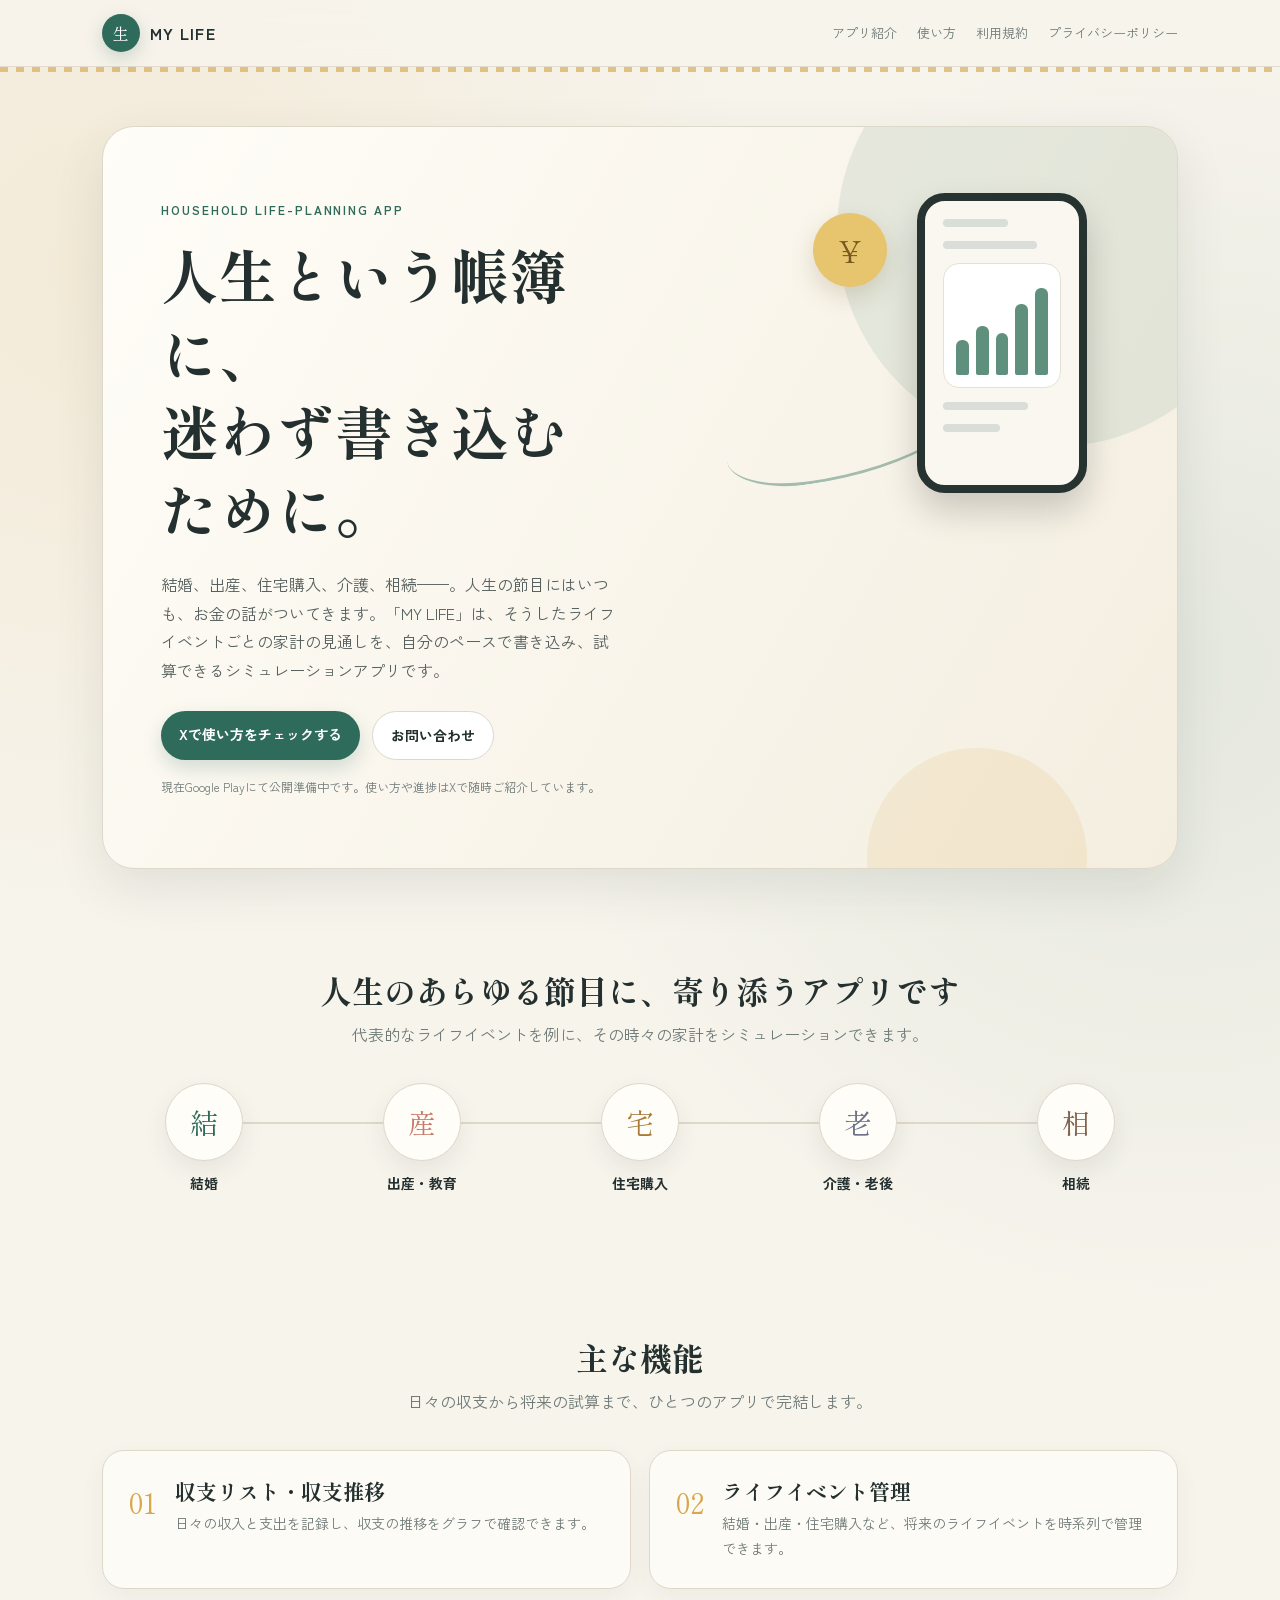
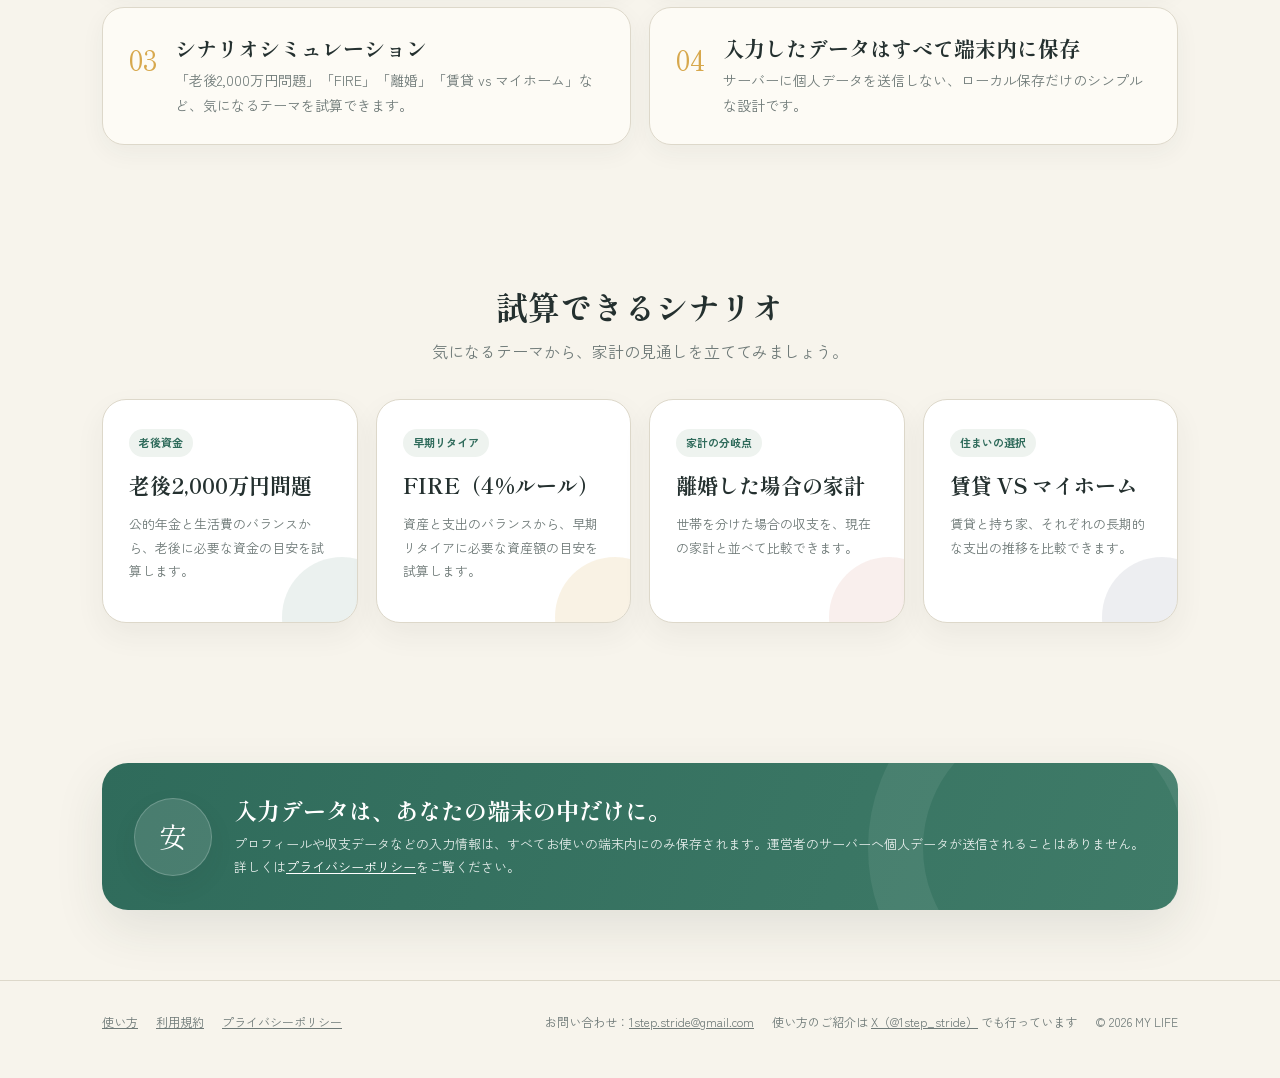
<file: index.html>
<!DOCTYPE html>
<html lang="ja">
<head>
<meta charset="UTF-8">
<meta name="viewport" content="width=device-width, initial-scale=1.0">
<title>MY LIFE｜人生の帳簿をつける、家計シミュレーションアプリ</title>
<meta name="description" content="結婚・出産・住宅購入・介護・相続——人生の節目の家計を、シミュレーションできるアプリ「MY LIFE」の紹介ページです。">
<link rel="preconnect" href="https://fonts.googleapis.com">
<link href="https://fonts.googleapis.com/css2?family=Shippori+Mincho:wght@500;600&family=Zen+Kaku+Gothic+New:wght@400;500;700&display=swap" rel="stylesheet">

<style>
:root{
  --ink:#24302f; --muted:#6f7a78; --paper:#f7f4ec; --card:#fffdf8;
  --green:#2f6b5b; --green2:#5f8f7d; --gold:#d7a84d; --rose:#c97868;
  --line:#ddd8ca; --shadow:0 18px 50px rgba(43,55,50,.10);
}
*{box-sizing:border-box}
html{scroll-behavior:smooth}
body{margin:0;color:var(--ink);background:
 radial-gradient(circle at 8% 10%,rgba(215,168,77,.13),transparent 25%),
 radial-gradient(circle at 92% 25%,rgba(95,143,125,.12),transparent 28%),
 var(--paper);font-family:"Zen Kaku Gothic New",sans-serif;line-height:1.8}
a{color:inherit}
.site-header{position:sticky;top:0;z-index:20;background:rgba(247,244,236,.88);backdrop-filter:blur(12px);border-bottom:1px solid rgba(221,216,202,.8)}
.header-inner{max-width:1120px;margin:auto;padding:14px 22px;display:flex;align-items:center;justify-content:space-between;gap:24px}
.brand{display:flex;align-items:center;gap:10px;text-decoration:none}
.brand-mark{width:38px;height:38px;border-radius:50%;display:grid;place-items:center;background:var(--green);color:white;font-family:"Shippori Mincho",serif;box-shadow:0 6px 18px rgba(47,107,91,.22)}
.logo-text{font-weight:700;letter-spacing:.08em}
.site-nav{display:flex;gap:20px;font-size:13px;color:var(--muted)}
.site-nav a{text-decoration:none}
.wrap{max-width:1120px;margin:auto;padding:0 22px}
.stitch{height:5px;background:repeating-linear-gradient(90deg,var(--gold) 0 8px,transparent 8px 16px);opacity:.65}
.hero{padding:54px 0 30px}
.hero-card{position:relative;overflow:hidden;border:1px solid var(--line);border-radius:32px;background:linear-gradient(120deg,#fffdf8 0%,#f4eee0 100%);padding:60px 52% 58px 58px;box-shadow:var(--shadow);min-height:440px}
.hero-card:before{content:"";position:absolute;width:430px;height:430px;border-radius:50%;right:-90px;top:-110px;background:rgba(95,143,125,.13)}
.hero-card:after{content:"";position:absolute;width:220px;height:220px;border-radius:50%;right:90px;bottom:-100px;background:rgba(215,168,77,.14)}
.eyebrow{color:var(--green);font-size:12px;letter-spacing:.16em;text-transform:uppercase;font-weight:700}
h1,h2,h3{font-family:"Shippori Mincho",serif;line-height:1.35}
h1{font-size:clamp(34px,5vw,58px);margin:14px 0 22px}
.lead{color:#56605e;max-width:620px}
.cta-row{display:flex;flex-wrap:wrap;gap:12px;margin-top:26px}
.btn{display:inline-block;padding:11px 18px;border-radius:999px;text-decoration:none;font-weight:700;font-size:14px}
.btn-primary{background:var(--green);color:white;box-shadow:0 8px 20px rgba(47,107,91,.2)}
.btn-ghost{border:1px solid var(--line);background:white}
.status-note{font-size:12px;color:var(--muted);margin-top:16px}
.hero-visual{position:absolute;right:60px;top:58px;width:400px;height:310px;z-index:2}
.phone{position:absolute;right:30px;top:8px;width:170px;height:300px;border:8px solid #263331;border-radius:28px;background:#f9f7ef;box-shadow:0 18px 35px rgba(0,0,0,.18);padding:18px}
.phone .bar{height:8px;border-radius:10px;background:#d9ded8;margin-bottom:14px}
.phone .chart{height:125px;display:flex;align-items:flex-end;gap:7px;padding:12px;border-radius:16px;background:white;border:1px solid #e5e1d6}
.phone .chart i{display:block;width:16px;border-radius:6px 6px 2px 2px;background:var(--green2)}
.phone .chart i:nth-child(1){height:35%}.phone .chart i:nth-child(2){height:50%}.phone .chart i:nth-child(3){height:42%}.phone .chart i:nth-child(4){height:72%}.phone .chart i:nth-child(5){height:88%}
.coin{position:absolute;right:230px;top:28px;width:74px;height:74px;border-radius:50%;display:grid;place-items:center;background:#e7c46e;color:#77581e;font-family:"Shippori Mincho",serif;font-size:30px;box-shadow:0 10px 25px rgba(100,75,25,.18)}
.path{position:absolute;left:5px;bottom:18px;width:270px;height:120px;border-bottom:3px solid var(--green2);border-radius:0 0 100% 40%;transform:rotate(-8deg);opacity:.55}
.path:after{content:"";position:absolute;right:-2px;bottom:-8px;border-width:7px 0 7px 13px;border-style:solid;border-color:transparent transparent transparent var(--green2)}
.section{padding:70px 0}
.section-title{text-align:center;font-size:32px;margin:0 0 8px}
.section-sub{text-align:center;color:var(--muted);margin:0 auto 34px;max-width:700px}
.timeline{display:grid;grid-template-columns:repeat(5,1fr);gap:14px;position:relative}
.timeline:before{content:"";position:absolute;top:39px;left:8%;right:8%;height:2px;background:var(--line);z-index:0}
.milestone{position:relative;z-index:1;text-align:center}
.stamp{width:78px;height:78px;margin:auto;border-radius:50%;display:grid;place-items:center;background:var(--card);border:1px solid var(--line);box-shadow:0 10px 25px rgba(43,55,50,.08);font-family:"Shippori Mincho",serif;font-size:28px;color:var(--green)}
.milestone:nth-child(2) .stamp{color:var(--rose)} .milestone:nth-child(3) .stamp{color:#a97938}
.milestone:nth-child(4) .stamp{color:#6b708b}.milestone:nth-child(5) .stamp{color:#82644e}
.milestone-label{font-size:14px;margin-top:10px;font-weight:700}
.ledger{display:grid;grid-template-columns:1fr 1fr;gap:18px}
.ledger-row{display:flex;gap:18px;padding:26px;border-radius:22px;background:rgba(255,253,248,.82);border:1px solid var(--line);box-shadow:0 8px 25px rgba(43,55,50,.05)}
.ledger-num{font-family:"Shippori Mincho",serif;font-size:28px;color:var(--gold)}
.ledger-body h3{margin:0 0 6px;font-size:21px}.ledger-body p{margin:0;color:var(--muted);font-size:14px}
.scenario-grid{display:grid;grid-template-columns:repeat(4,1fr);gap:18px}
.scenario-card{min-height:220px;padding:26px;border-radius:24px;background:white;border:1px solid var(--line);position:relative;overflow:hidden;box-shadow:0 12px 30px rgba(43,55,50,.06)}
.scenario-card:after{content:"";position:absolute;width:120px;height:120px;border-radius:50%;right:-45px;bottom:-55px;background:rgba(95,143,125,.12)}
.scenario-card:nth-child(2):after{background:rgba(215,168,77,.15)}.scenario-card:nth-child(3):after{background:rgba(201,120,104,.12)}.scenario-card:nth-child(4):after{background:rgba(107,112,139,.12)}
.tag{display:inline-block;padding:4px 10px;border-radius:999px;background:#eef3ef;color:var(--green);font-size:11px;font-weight:700}
.scenario-card h3{font-size:21px;margin:14px 0 8px}.scenario-card p{font-size:13px;color:var(--muted)}
.privacy-banner{position:relative;overflow:hidden;display:flex;gap:22px;align-items:center;padding:32px;border-radius:26px;background:linear-gradient(110deg,var(--green),#3f7b68);color:white;box-shadow:var(--shadow)}
.privacy-banner:after{content:"";position:absolute;right:-60px;top:-100px;width:260px;height:260px;border-radius:50%;border:55px solid rgba(255,255,255,.07)}
.privacy-banner .stamp{flex:none;background:rgba(255,255,255,.12);border-color:rgba(255,255,255,.2);color:white}
.privacy-banner h3{margin:0 0 6px;font-size:23px}.privacy-banner p{margin:0;color:rgba(255,255,255,.86);font-size:13px}
.site-footer{border-top:1px solid var(--line);padding:30px 0 45px;color:var(--muted);font-size:12px}
.footer-inner{display:flex;justify-content:space-between;gap:20px}.footer-links,.footer-contact{display:flex;gap:18px;flex-wrap:wrap}
@media(max-width:850px){
 .hero-card{padding:42px 28px 350px}.hero-visual{left:50%;right:auto;transform:translateX(-50%);top:auto;bottom:24px;width:330px}.phone{right:12px}.coin{right:205px}
 .scenario-grid{grid-template-columns:1fr 1fr}.ledger{grid-template-columns:1fr}
}
@media(max-width:560px){
 .site-nav{gap:10px;font-size:11px}.hero{padding-top:28px}.hero-card{border-radius:24px}
 .timeline{grid-template-columns:1fr;gap:22px}.timeline:before{top:39px;bottom:39px;left:50%;right:auto;width:2px;height:auto}
 .scenario-grid{grid-template-columns:1fr}.footer-inner{flex-direction:column}
}
</style>

</head>
<body>

<header class="site-header">
  <div class="header-inner">
    <a class="brand" href="index.html">
      <span class="brand-mark">生</span>
      <span class="brand-text logo-text">MY LIFE</span>
    </a>
    <nav class="site-nav">
      <a href="index.html" aria-current="page">アプリ紹介</a>
      <a href="usage.html">使い方</a>
      <a href="terms.html">利用規約</a>
      <a href="privacy.html">プライバシーポリシー</a>
    </nav>
  </div>
</header>

<div class="stitch"></div>

<main>
  <div class="wrap">

    <!-- ヒーロー -->
    <section class="hero">
      <div class="hero-card">
<div class="hero-visual" aria-hidden="true">
  <div class="coin">￥</div>
  <div class="path"></div>
  <div class="phone">
    <div class="bar" style="width:55%"></div>
    <div class="bar" style="width:80%"></div>
    <div class="chart"><i></i><i></i><i></i><i></i><i></i></div>
    <div class="bar" style="width:72%;margin-top:14px"></div>
    <div class="bar" style="width:48%"></div>
  </div>
</div>

        <p class="eyebrow">household life-planning app</p>
        <h1>人生という帳簿に、<br>迷わず書き込むために。</h1>
        <p class="lead">
          結婚、出産、住宅購入、介護、相続——。人生の節目にはいつも、お金の話がついてきます。「MY LIFE」は、そうしたライフイベントごとの家計の見通しを、自分のペースで書き込み、試算できるシミュレーションアプリです。
        </p>
        <div class="cta-row">
          <a class="btn btn-primary" href="https://x.com/1step_stride" target="_blank" rel="noopener">Xで使い方をチェックする</a>
          <a class="btn btn-ghost" href="mailto:1step.stride@gmail.com">お問い合わせ</a>
        </div>
        <p class="status-note">現在Google Playにて公開準備中です。使い方や進捗はXで随時ご紹介しています。</p>
      </div>
    </section>

    <!-- 人生のタイムライン -->
    <section class="section">
      <h2 class="section-title">人生のあらゆる節目に、寄り添うアプリです</h2>
      <p class="section-sub">代表的なライフイベントを例に、その時々の家計をシミュレーションできます。</p>

      <div class="timeline">
        <div class="milestone">
          <div class="stamp">結</div>
          <div class="milestone-label">結婚</div>
        </div>
        <div class="milestone">
          <div class="stamp">産</div>
          <div class="milestone-label">出産・教育</div>
        </div>
        <div class="milestone">
          <div class="stamp">宅</div>
          <div class="milestone-label">住宅購入</div>
        </div>
        <div class="milestone">
          <div class="stamp">老</div>
          <div class="milestone-label">介護・老後</div>
        </div>
        <div class="milestone">
          <div class="stamp">相</div>
          <div class="milestone-label">相続</div>
        </div>
      </div>
    </section>

    <!-- 機能一覧 -->
    <section class="section">
      <h2 class="section-title">主な機能</h2>
      <p class="section-sub">日々の収支から将来の試算まで、ひとつのアプリで完結します。</p>

      <div class="ledger">
        <div class="ledger-row">
          <span class="ledger-num">01</span>
          <div class="ledger-body">
            <h3>収支リスト・収支推移</h3>
            <p>日々の収入と支出を記録し、収支の推移をグラフで確認できます。</p>
          </div>
        </div>
        <div class="ledger-row">
          <span class="ledger-num">02</span>
          <div class="ledger-body">
            <h3>ライフイベント管理</h3>
            <p>結婚・出産・住宅購入など、将来のライフイベントを時系列で管理できます。</p>
          </div>
        </div>
        <div class="ledger-row">
          <span class="ledger-num">03</span>
          <div class="ledger-body">
            <h3>シナリオシミュレーション</h3>
            <p>「老後2,000万円問題」「FIRE」「離婚」「賃貸 vs マイホーム」など、気になるテーマを試算できます。</p>
          </div>
        </div>
        <div class="ledger-row">
          <span class="ledger-num">04</span>
          <div class="ledger-body">
            <h3>入力したデータはすべて端末内に保存</h3>
            <p>サーバーに個人データを送信しない、ローカル保存だけのシンプルな設計です。</p>
          </div>
        </div>
      </div>
    </section>

    <!-- シナリオ紹介 -->
    <section class="section">
      <h2 class="section-title">試算できるシナリオ</h2>
      <p class="section-sub">気になるテーマから、家計の見通しを立ててみましょう。</p>

      <div class="scenario-grid">
        <div class="scenario-card">
          <span class="tag">老後資金</span>
          <h3>老後2,000万円問題</h3>
          <p>公的年金と生活費のバランスから、老後に必要な資金の目安を試算します。</p>
        </div>
        <div class="scenario-card">
          <span class="tag">早期リタイア</span>
          <h3>FIRE（4%ルール）</h3>
          <p>資産と支出のバランスから、早期リタイアに必要な資産額の目安を試算します。</p>
        </div>
        <div class="scenario-card">
          <span class="tag">家計の分岐点</span>
          <h3>離婚した場合の家計</h3>
          <p>世帯を分けた場合の収支を、現在の家計と並べて比較できます。</p>
        </div>
        <div class="scenario-card">
          <span class="tag">住まいの選択</span>
          <h3>賃貸 VS マイホーム</h3>
          <p>賃貸と持ち家、それぞれの長期的な支出の推移を比較できます。</p>
        </div>
      </div>
    </section>

    <!-- プライバシー訴求 -->
    <section class="section">
      <div class="privacy-banner">
        <div class="stamp">安</div>
        <div>
          <h3>入力データは、あなたの端末の中だけに。</h3>
          <p>
            プロフィールや収支データなどの入力情報は、すべてお使いの端末内にのみ保存されます。運営者のサーバーへ個人データが送信されることはありません。詳しくは<a href="privacy.html" style="color:#fff;text-decoration:underline;">プライバシーポリシー</a>をご覧ください。
          </p>
        </div>
      </div>
    </section>

  </div>
</main>

<footer class="site-footer">
  <div class="wrap footer-inner">
    <div class="footer-links">
      <a href="usage.html">使い方</a>
      <a href="terms.html">利用規約</a>
      <a href="privacy.html">プライバシーポリシー</a>
    </div>
    <div class="footer-contact">
      <span>お問い合わせ：<a href="mailto:1step.stride@gmail.com">1step.stride@gmail.com</a></span>
      <span>使い方のご紹介は <a href="https://x.com/1step_stride" target="_blank" rel="noopener">X（@1step_stride）</a> でも行っています</span>
      <span>&copy; 2026 MY LIFE</span>
    </div>
  </div>
</footer>

</body>
</html>
</file>
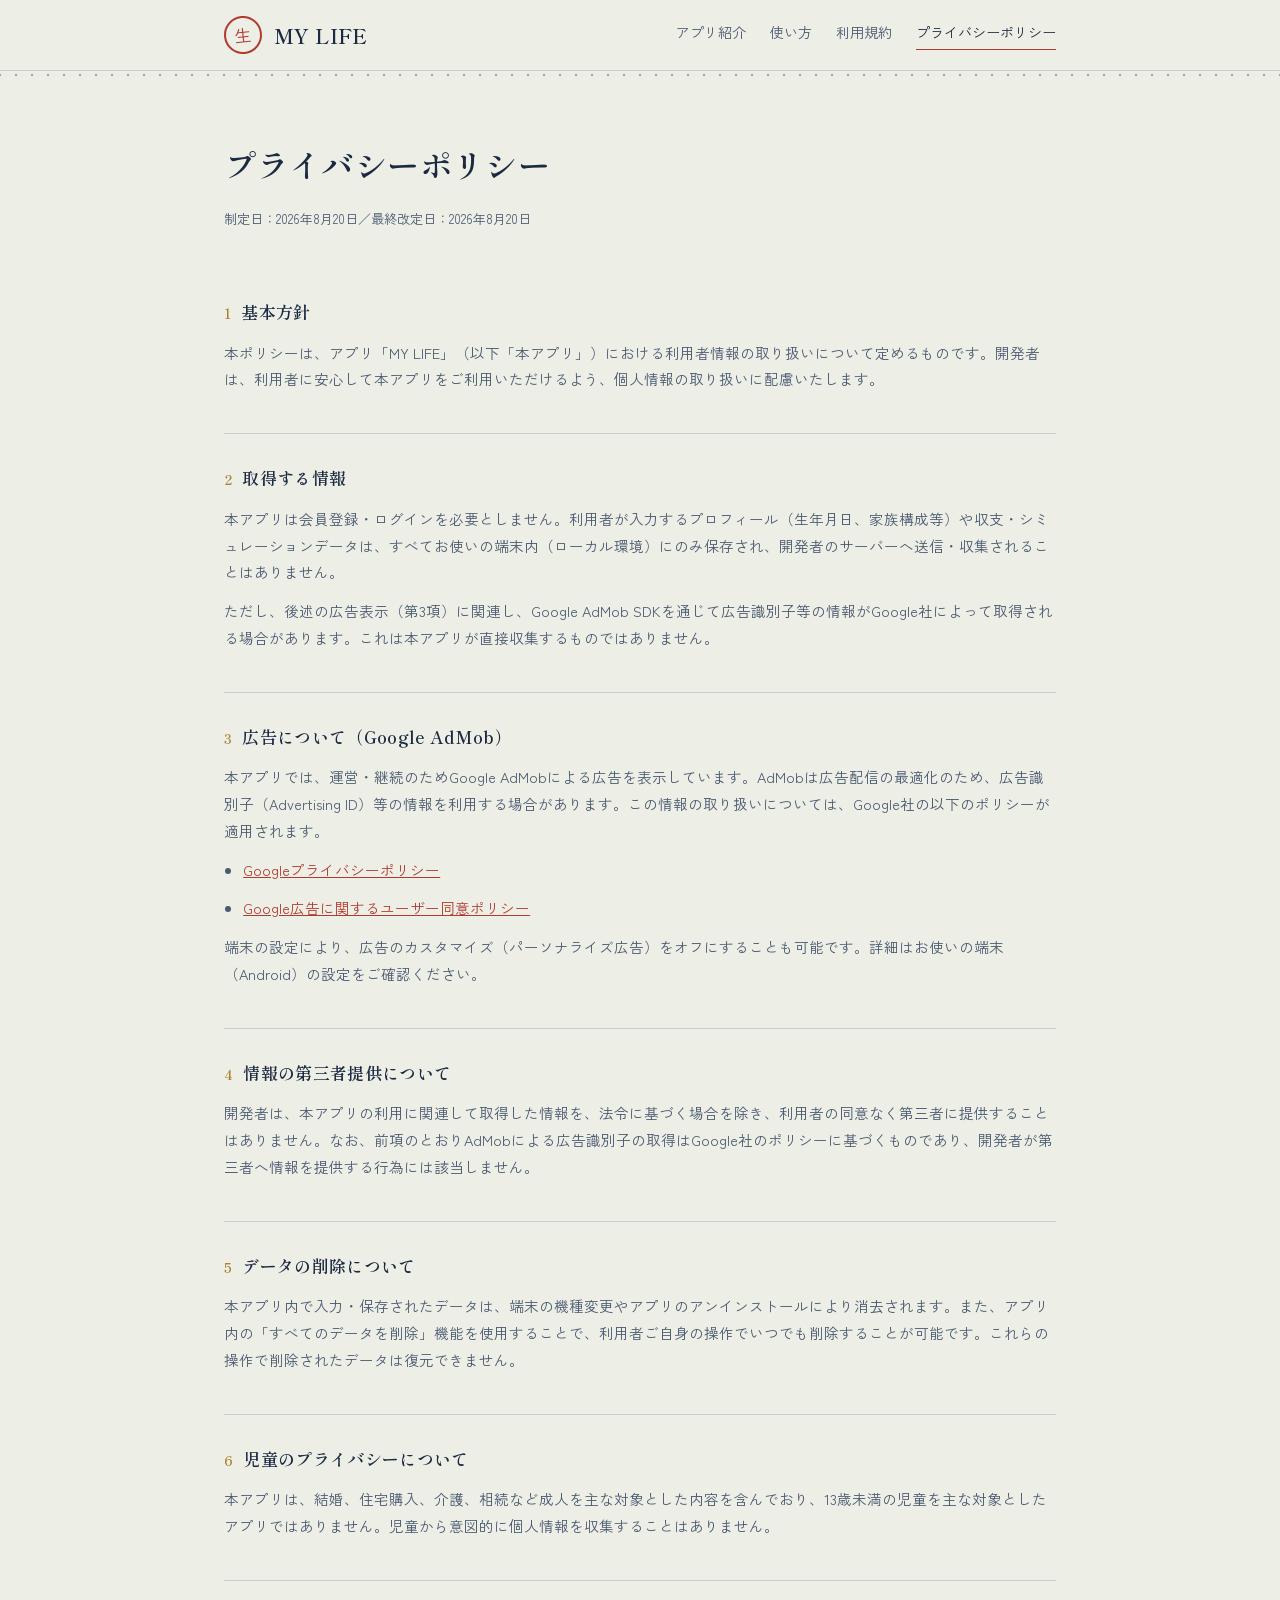
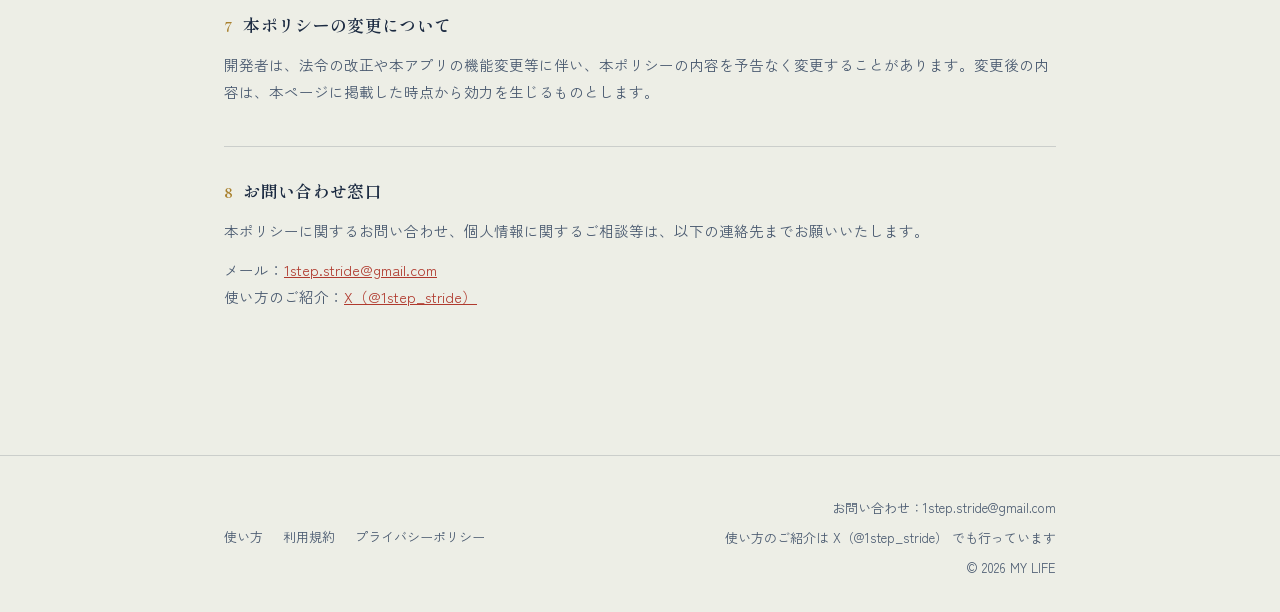
<file: privacy.html>
<!DOCTYPE html>
<html lang="ja">
<head>
<meta charset="UTF-8">
<meta name="viewport" content="width=device-width, initial-scale=1.0">
<title>プライバシーポリシー｜MY LIFE</title>
<link rel="preconnect" href="https://fonts.googleapis.com">
<link href="https://fonts.googleapis.com/css2?family=Shippori+Mincho:wght@500;600&family=Zen+Kaku+Gothic+New:wght@400;500;700&display=swap" rel="stylesheet">
<link rel="stylesheet" href="styles.css">
</head>
<body>

<header class="site-header">
  <div class="header-inner">
    <a class="brand" href="index.html">
      <span class="brand-mark">生</span>
      <span class="brand-text logo-text">MY LIFE</span>
    </a>
    <nav class="site-nav">
      <a href="index.html">アプリ紹介</a>
      <a href="usage.html">使い方</a>
      <a href="terms.html">利用規約</a>
      <a href="privacy.html" aria-current="page">プライバシーポリシー</a>
    </nav>
  </div>
</header>

<div class="stitch"></div>

<main>
  <div class="wrap">

    <div class="article-header">
      <h1>プライバシーポリシー</h1>
      <p class="meta">制定日：2026年8月20日／最終改定日：2026年8月20日</p>
    </div>

    <div class="article-body">

      <section>
        <h2><span class="no">1</span>基本方針</h2>
        <p>
          本ポリシーは、アプリ「MY LIFE」（以下「本アプリ」）における利用者情報の取り扱いについて定めるものです。開発者は、利用者に安心して本アプリをご利用いただけるよう、個人情報の取り扱いに配慮いたします。
        </p>
      </section>

      <section>
        <h2><span class="no">2</span>取得する情報</h2>
        <p>
          本アプリは会員登録・ログインを必要としません。利用者が入力するプロフィール（生年月日、家族構成等）や収支・シミュレーションデータは、すべてお使いの端末内（ローカル環境）にのみ保存され、開発者のサーバーへ送信・収集されることはありません。
        </p>
        <p>
          ただし、後述の広告表示（第3項）に関連し、Google AdMob SDKを通じて広告識別子等の情報がGoogle社によって取得される場合があります。これは本アプリが直接収集するものではありません。
        </p>
      </section>

      <section>
        <h2><span class="no">3</span>広告について（Google AdMob）</h2>
        <p>
          本アプリでは、運営・継続のためGoogle AdMobによる広告を表示しています。AdMobは広告配信の最適化のため、広告識別子（Advertising ID）等の情報を利用する場合があります。この情報の取り扱いについては、Google社の以下のポリシーが適用されます。
        </p>
        <ul>
          <li><a class="inline-link" href="https://policies.google.com/privacy" target="_blank" rel="noopener">Googleプライバシーポリシー</a></li>
          <li><a class="inline-link" href="https://www.google.com/about/company/user-consent-policy/" target="_blank" rel="noopener">Google広告に関するユーザー同意ポリシー</a></li>
        </ul>
        <p>
          端末の設定により、広告のカスタマイズ（パーソナライズ広告）をオフにすることも可能です。詳細はお使いの端末（Android）の設定をご確認ください。
        </p>
      </section>

      <section>
        <h2><span class="no">4</span>情報の第三者提供について</h2>
        <p>
          開発者は、本アプリの利用に関連して取得した情報を、法令に基づく場合を除き、利用者の同意なく第三者に提供することはありません。なお、前項のとおりAdMobによる広告識別子の取得はGoogle社のポリシーに基づくものであり、開発者が第三者へ情報を提供する行為には該当しません。
        </p>
      </section>

      <section>
        <h2><span class="no">5</span>データの削除について</h2>
        <p>
          本アプリ内で入力・保存されたデータは、端末の機種変更やアプリのアンインストールにより消去されます。また、アプリ内の「すべてのデータを削除」機能を使用することで、利用者ご自身の操作でいつでも削除することが可能です。これらの操作で削除されたデータは復元できません。
        </p>
      </section>

      <section>
        <h2><span class="no">6</span>児童のプライバシーについて</h2>
        <p>
          本アプリは、結婚、住宅購入、介護、相続など成人を主な対象とした内容を含んでおり、13歳未満の児童を主な対象としたアプリではありません。児童から意図的に個人情報を収集することはありません。
        </p>
      </section>

      <section>
        <h2><span class="no">7</span>本ポリシーの変更について</h2>
        <p>
          開発者は、法令の改正や本アプリの機能変更等に伴い、本ポリシーの内容を予告なく変更することがあります。変更後の内容は、本ページに掲載した時点から効力を生じるものとします。
        </p>
      </section>

      <section>
        <h2><span class="no">8</span>お問い合わせ窓口</h2>
        <p>
          本ポリシーに関するお問い合わせ、個人情報に関するご相談等は、以下の連絡先までお願いいたします。
        </p>
        <p>
          メール：<a class="inline-link" href="mailto:1step.stride@gmail.com">1step.stride@gmail.com</a><br>
          使い方のご紹介：<a class="inline-link" href="https://x.com/1step_stride" target="_blank" rel="noopener">X（@1step_stride）</a>
        </p>
      </section>

    </div>
  </div>
</main>

<footer class="site-footer">
  <div class="wrap footer-inner">
    <div class="footer-links">
      <a href="usage.html">使い方</a>
      <a href="terms.html">利用規約</a>
      <a href="privacy.html">プライバシーポリシー</a>
    </div>
    <div class="footer-contact">
      <span>お問い合わせ：<a href="mailto:1step.stride@gmail.com">1step.stride@gmail.com</a></span>
      <span>使い方のご紹介は <a href="https://x.com/1step_stride" target="_blank" rel="noopener">X（@1step_stride）</a> でも行っています</span>
      <span>&copy; 2026 MY LIFE</span>
    </div>
  </div>
</footer>

</body>
</html>
</file>
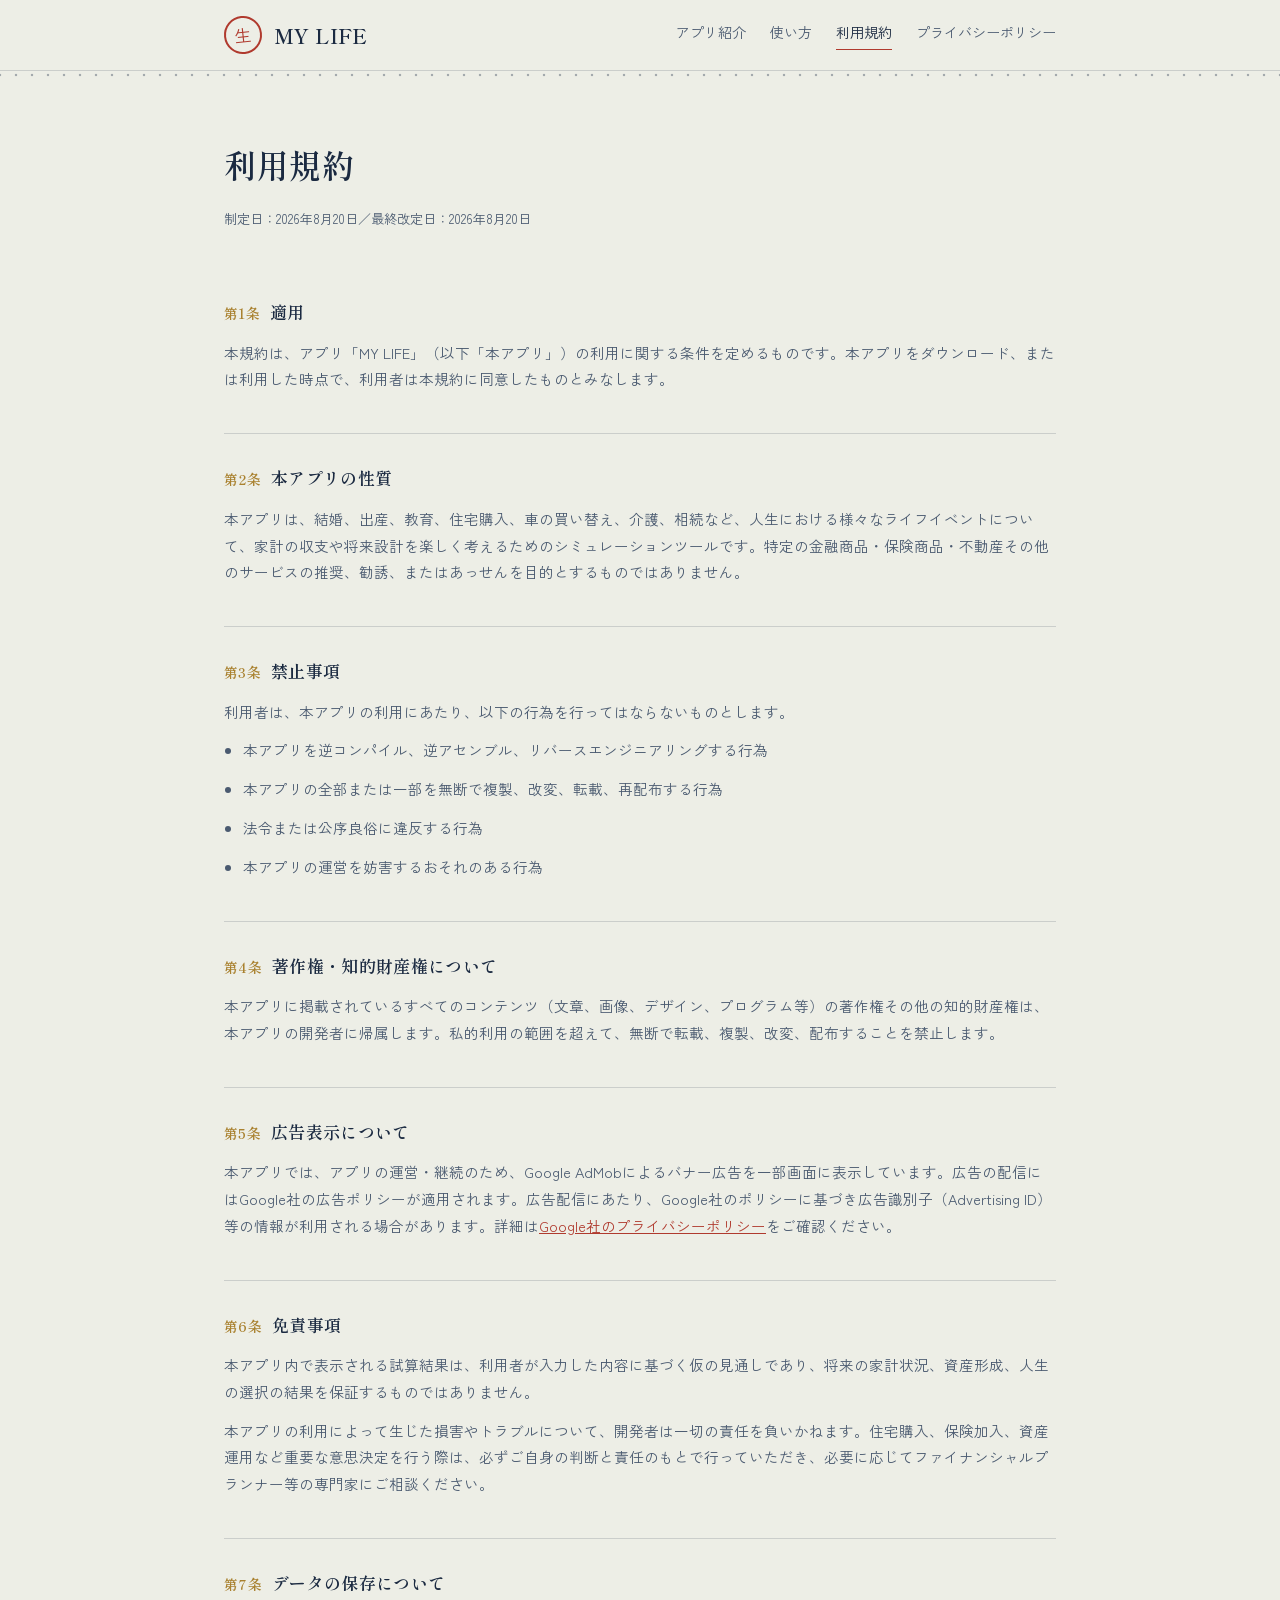
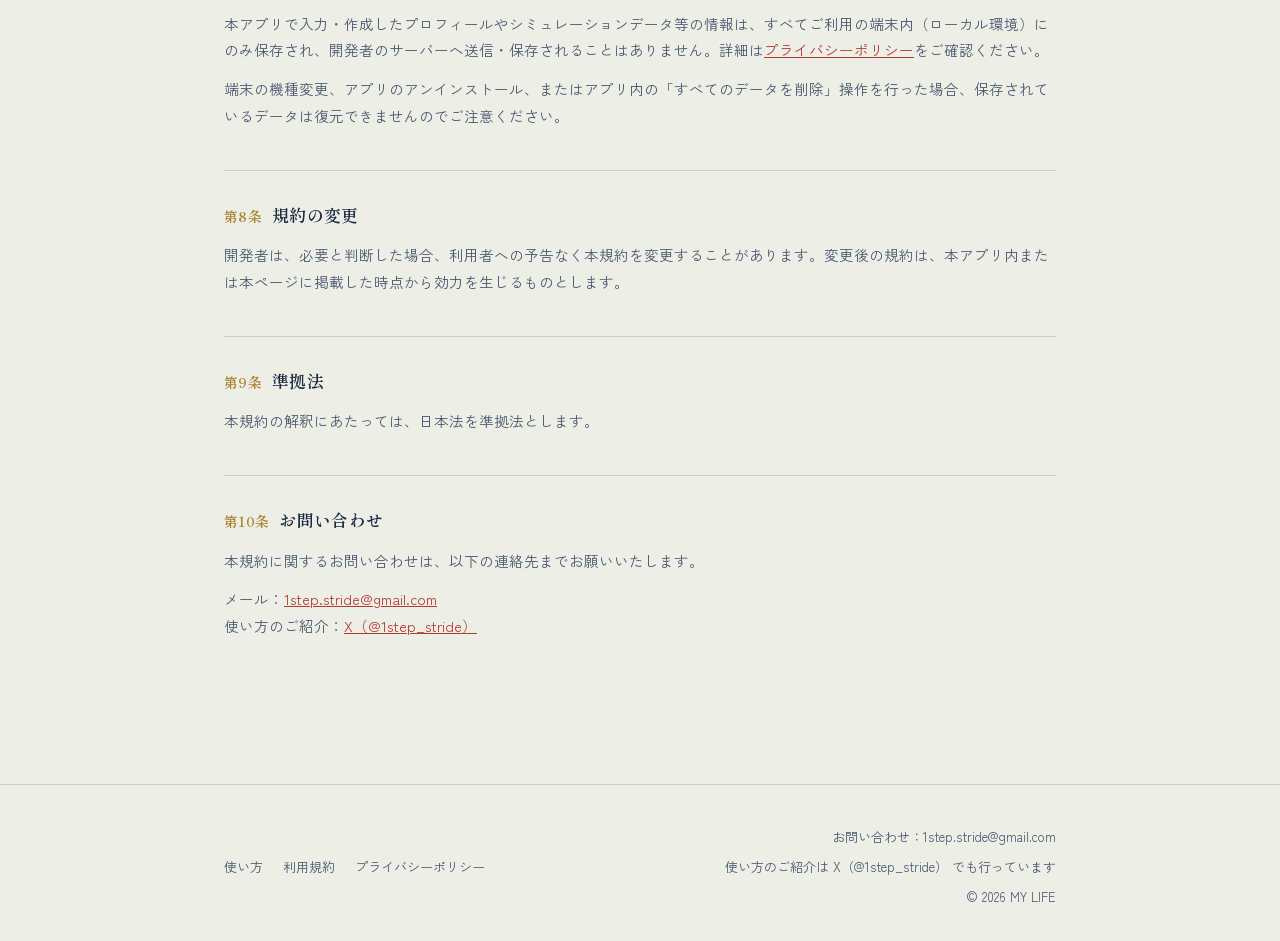
<file: terms.html>
<!DOCTYPE html>
<html lang="ja">
<head>
<meta charset="UTF-8">
<meta name="viewport" content="width=device-width, initial-scale=1.0">
<title>利用規約｜MY LIFE</title>
<link rel="preconnect" href="https://fonts.googleapis.com">
<link href="https://fonts.googleapis.com/css2?family=Shippori+Mincho:wght@500;600&family=Zen+Kaku+Gothic+New:wght@400;500;700&display=swap" rel="stylesheet">
<link rel="stylesheet" href="styles.css">
</head>
<body>

<header class="site-header">
  <div class="header-inner">
    <a class="brand" href="index.html">
      <span class="brand-mark">生</span>
      <span class="brand-text logo-text">MY LIFE</span>
    </a>
    <nav class="site-nav">
      <a href="index.html">アプリ紹介</a>
      <a href="usage.html">使い方</a>
      <a href="terms.html" aria-current="page">利用規約</a>
      <a href="privacy.html">プライバシーポリシー</a>
    </nav>
  </div>
</header>

<div class="stitch"></div>

<main>
  <div class="wrap">

    <div class="article-header">
      <h1>利用規約</h1>
      <p class="meta">制定日：2026年8月20日／最終改定日：2026年8月20日</p>
    </div>

    <div class="article-body">

      <section>
        <h2><span class="no">第1条</span>適用</h2>
        <p>
          本規約は、アプリ「MY LIFE」（以下「本アプリ」）の利用に関する条件を定めるものです。本アプリをダウンロード、または利用した時点で、利用者は本規約に同意したものとみなします。
        </p>
      </section>

      <section>
        <h2><span class="no">第2条</span>本アプリの性質</h2>
        <p>
          本アプリは、結婚、出産、教育、住宅購入、車の買い替え、介護、相続など、人生における様々なライフイベントについて、家計の収支や将来設計を楽しく考えるためのシミュレーションツールです。特定の金融商品・保険商品・不動産その他のサービスの推奨、勧誘、またはあっせんを目的とするものではありません。
        </p>
      </section>

      <section>
        <h2><span class="no">第3条</span>禁止事項</h2>
        <p>利用者は、本アプリの利用にあたり、以下の行為を行ってはならないものとします。</p>
        <ul>
          <li>本アプリを逆コンパイル、逆アセンブル、リバースエンジニアリングする行為</li>
          <li>本アプリの全部または一部を無断で複製、改変、転載、再配布する行為</li>
          <li>法令または公序良俗に違反する行為</li>
          <li>本アプリの運営を妨害するおそれのある行為</li>
        </ul>
      </section>

      <section>
        <h2><span class="no">第4条</span>著作権・知的財産権について</h2>
        <p>
          本アプリに掲載されているすべてのコンテンツ（文章、画像、デザイン、プログラム等）の著作権その他の知的財産権は、本アプリの開発者に帰属します。私的利用の範囲を超えて、無断で転載、複製、改変、配布することを禁止します。
        </p>
      </section>

      <section>
        <h2><span class="no">第5条</span>広告表示について</h2>
        <p>
          本アプリでは、アプリの運営・継続のため、Google AdMobによるバナー広告を一部画面に表示しています。広告の配信にはGoogle社の広告ポリシーが適用されます。広告配信にあたり、Google社のポリシーに基づき広告識別子（Advertising ID）等の情報が利用される場合があります。詳細は<a class="inline-link" href="https://policies.google.com/privacy" target="_blank" rel="noopener">Google社のプライバシーポリシー</a>をご確認ください。
        </p>
      </section>

      <section>
        <h2><span class="no">第6条</span>免責事項</h2>
        <p>
          本アプリ内で表示される試算結果は、利用者が入力した内容に基づく仮の見通しであり、将来の家計状況、資産形成、人生の選択の結果を保証するものではありません。
        </p>
        <p>
          本アプリの利用によって生じた損害やトラブルについて、開発者は一切の責任を負いかねます。住宅購入、保険加入、資産運用など重要な意思決定を行う際は、必ずご自身の判断と責任のもとで行っていただき、必要に応じてファイナンシャルプランナー等の専門家にご相談ください。
        </p>
      </section>

      <section>
        <h2><span class="no">第7条</span>データの保存について</h2>
        <p>
          本アプリで入力・作成したプロフィールやシミュレーションデータ等の情報は、すべてご利用の端末内（ローカル環境）にのみ保存され、開発者のサーバーへ送信・保存されることはありません。詳細は<a class="inline-link" href="privacy.html">プライバシーポリシー</a>をご確認ください。
        </p>
        <p>
          端末の機種変更、アプリのアンインストール、またはアプリ内の「すべてのデータを削除」操作を行った場合、保存されているデータは復元できませんのでご注意ください。
        </p>
      </section>

      <section>
        <h2><span class="no">第8条</span>規約の変更</h2>
        <p>
          開発者は、必要と判断した場合、利用者への予告なく本規約を変更することがあります。変更後の規約は、本アプリ内または本ページに掲載した時点から効力を生じるものとします。
        </p>
      </section>

      <section>
        <h2><span class="no">第9条</span>準拠法</h2>
        <p>
          本規約の解釈にあたっては、日本法を準拠法とします。
        </p>
      </section>

      <section>
        <h2><span class="no">第10条</span>お問い合わせ</h2>
        <p>
          本規約に関するお問い合わせは、以下の連絡先までお願いいたします。
        </p>
        <p>
          メール：<a class="inline-link" href="mailto:1step.stride@gmail.com">1step.stride@gmail.com</a><br>
          使い方のご紹介：<a class="inline-link" href="https://x.com/1step_stride" target="_blank" rel="noopener">X（@1step_stride）</a>
        </p>
      </section>

    </div>
  </div>
</main>

<footer class="site-footer">
  <div class="wrap footer-inner">
    <div class="footer-links">
      <a href="usage.html">使い方</a>
      <a href="terms.html">利用規約</a>
      <a href="privacy.html">プライバシーポリシー</a>
    </div>
    <div class="footer-contact">
      <span>お問い合わせ：<a href="mailto:1step.stride@gmail.com">1step.stride@gmail.com</a></span>
      <span>使い方のご紹介は <a href="https://x.com/1step_stride" target="_blank" rel="noopener">X（@1step_stride）</a> でも行っています</span>
      <span>&copy; 2026 MY LIFE</span>
    </div>
  </div>
</footer>

</body>
</html>
</file>
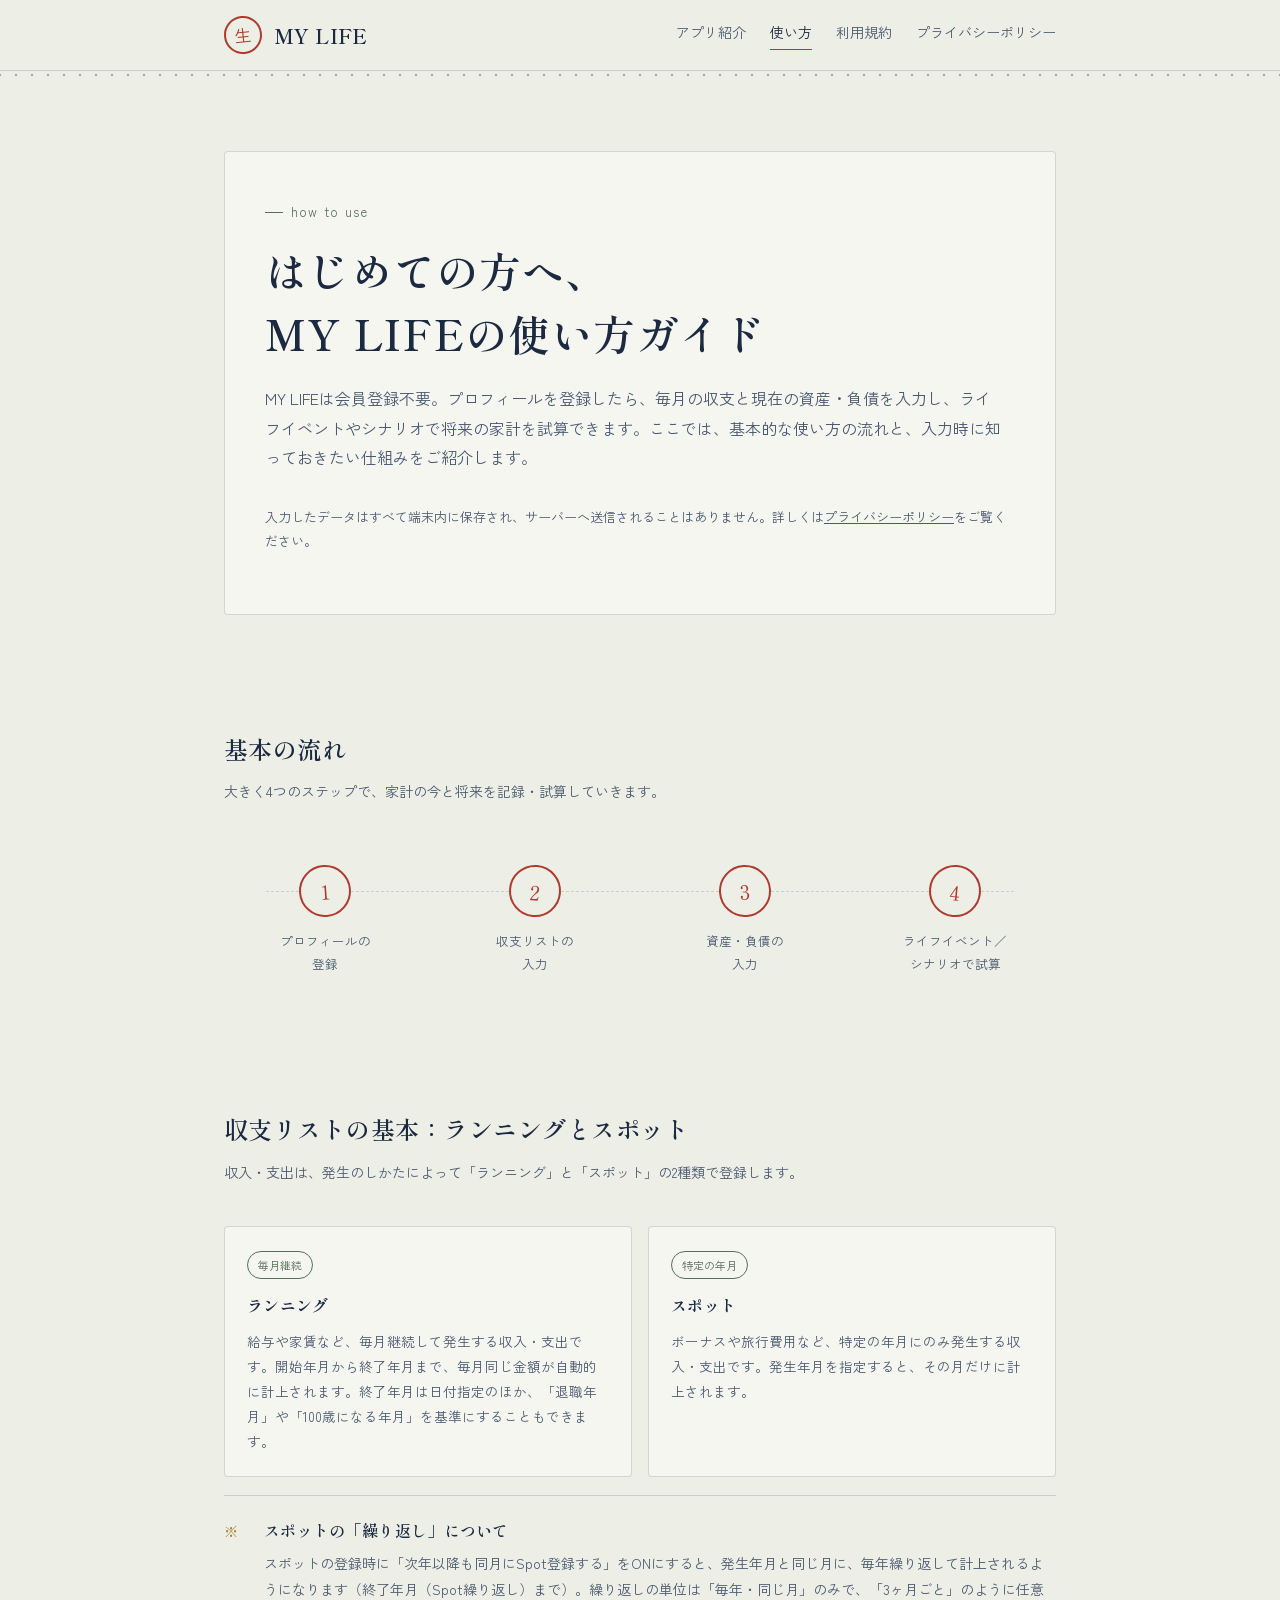
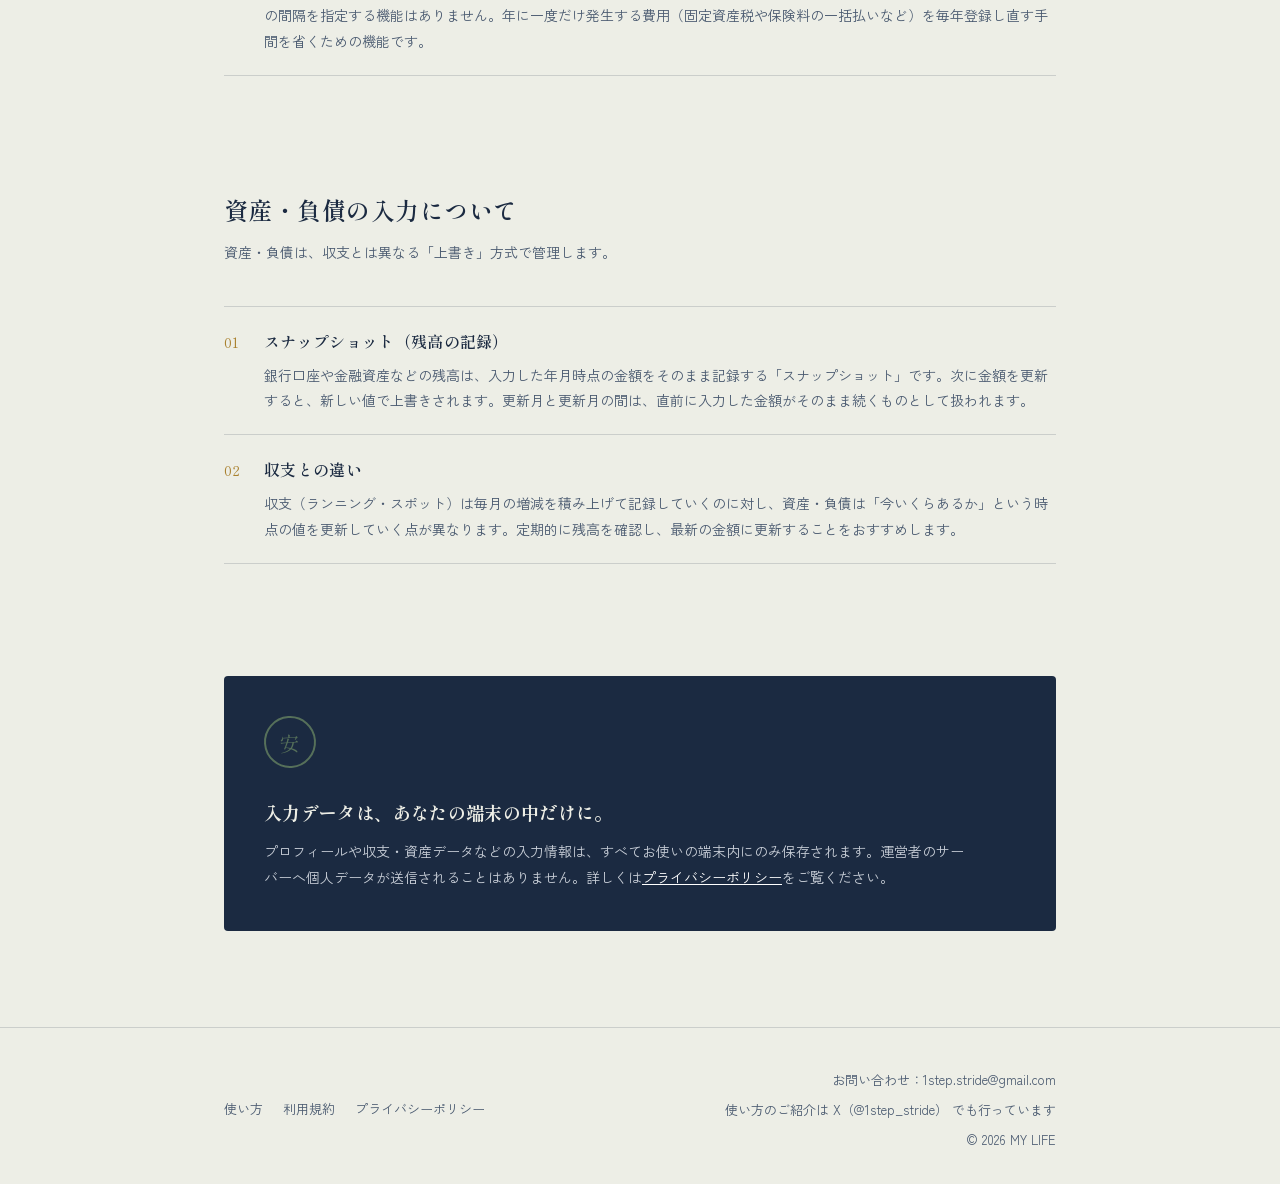
<file: usage.html>
<!DOCTYPE html>
<html lang="ja">
<head>
<meta charset="UTF-8">
<meta name="viewport" content="width=device-width, initial-scale=1.0">
<title>使い方｜MY LIFE</title>
<meta name="description" content="MY LIFEの基本的な使い方をご紹介します。収支リスト（ランニング・スポット）の入力方法や、資産・負債の登録方法、データの保存について解説します。">
<link rel="preconnect" href="https://fonts.googleapis.com">
<link href="https://fonts.googleapis.com/css2?family=Shippori+Mincho:wght@500;600&family=Zen+Kaku+Gothic+New:wght@400;500;700&display=swap" rel="stylesheet">
<link rel="stylesheet" href="styles.css">
</head>
<body>

<header class="site-header">
  <div class="header-inner">
    <a class="brand" href="index.html">
      <span class="brand-mark">生</span>
      <span class="brand-text logo-text">MY LIFE</span>
    </a>
    <nav class="site-nav">
      <a href="index.html">アプリ紹介</a>
      <a href="usage.html" aria-current="page">使い方</a>
      <a href="terms.html">利用規約</a>
      <a href="privacy.html">プライバシーポリシー</a>
    </nav>
  </div>
</header>

<div class="stitch"></div>

<main>
  <div class="wrap">

    <!-- ヒーロー -->
    <section class="hero">
      <div class="hero-card">
        <p class="eyebrow">how to use</p>
        <h1>はじめての方へ、<br>MY LIFEの<span style="white-space:nowrap;">使い方ガイド</span></h1>
        <p class="lead">
          MY LIFEは会員登録不要。プロフィールを登録したら、毎月の収支と現在の資産・負債を入力し、ライフイベントやシナリオで将来の家計を試算できます。ここでは、基本的な使い方の流れと、入力時に知っておきたい仕組みをご紹介します。
        </p>
        <p class="status-note">入力したデータはすべて端末内に保存され、サーバーへ送信されることはありません。詳しくは<a href="privacy.html" style="text-decoration:underline;">プライバシーポリシー</a>をご覧ください。</p>
      </div>
    </section>

    <!-- 基本の流れ -->
    <section class="section">
      <h2 class="section-title">基本の流れ</h2>
      <p class="section-sub">大きく4つのステップで、家計の今と将来を記録・試算していきます。</p>

      <div class="timeline">
        <div class="milestone">
          <div class="stamp">1</div>
          <div class="milestone-label">プロフィールの<br>登録</div>
        </div>
        <div class="milestone">
          <div class="stamp">2</div>
          <div class="milestone-label">収支リストの<br>入力</div>
        </div>
        <div class="milestone">
          <div class="stamp">3</div>
          <div class="milestone-label">資産・負債の<br>入力</div>
        </div>
        <div class="milestone">
          <div class="stamp">4</div>
          <div class="milestone-label">ライフイベント／<br>シナリオで試算</div>
        </div>
      </div>
    </section>

    <!-- 収支リストの基本 -->
    <section class="section">
      <h2 class="section-title">収支リストの基本：ランニングとスポット</h2>
      <p class="section-sub">収入・支出は、発生のしかたによって「ランニング」と「スポット」の2種類で登録します。</p>

      <div class="scenario-grid">
        <div class="scenario-card">
          <span class="tag">毎月継続</span>
          <h3>ランニング</h3>
          <p>給与や家賃など、毎月継続して発生する収入・支出です。開始年月から終了年月まで、毎月同じ金額が自動的に計上されます。終了年月は日付指定のほか、「退職年月」や「100歳になる年月」を基準にすることもできます。</p>
        </div>
        <div class="scenario-card">
          <span class="tag">特定の年月</span>
          <h3>スポット</h3>
          <p>ボーナスや旅行費用など、特定の年月にのみ発生する収入・支出です。発生年月を指定すると、その月だけに計上されます。</p>
        </div>
      </div>

      <div class="ledger" style="margin-top:18px">
        <div class="ledger-row">
          <span class="ledger-num">※</span>
          <div class="ledger-body">
            <h3>スポットの「繰り返し」について</h3>
            <p>
              スポットの登録時に「次年以降も同月にSpot登録する」をONにすると、発生年月と同じ月に、毎年繰り返して計上されるようになります（終了年月（Spot繰り返し）まで）。繰り返しの単位は「毎年・同じ月」のみで、「3ヶ月ごと」のように任意の間隔を指定する機能はありません。年に一度だけ発生する費用（固定資産税や保険料の一括払いなど）を毎年登録し直す手間を省くための機能です。
            </p>
          </div>
        </div>
      </div>
    </section>

    <!-- 資産・負債の入力について -->
    <section class="section">
      <h2 class="section-title">資産・負債の入力について</h2>
      <p class="section-sub">資産・負債は、収支とは異なる「上書き」方式で管理します。</p>

      <div class="ledger">
        <div class="ledger-row">
          <span class="ledger-num">01</span>
          <div class="ledger-body">
            <h3>スナップショット（残高の記録）</h3>
            <p>銀行口座や金融資産などの残高は、入力した年月時点の金額をそのまま記録する「スナップショット」です。次に金額を更新すると、新しい値で上書きされます。更新月と更新月の間は、直前に入力した金額がそのまま続くものとして扱われます。</p>
          </div>
        </div>
        <div class="ledger-row">
          <span class="ledger-num">02</span>
          <div class="ledger-body">
            <h3>収支との違い</h3>
            <p>収支（ランニング・スポット）は毎月の増減を積み上げて記録していくのに対し、資産・負債は「今いくらあるか」という時点の値を更新していく点が異なります。定期的に残高を確認し、最新の金額に更新することをおすすめします。</p>
          </div>
        </div>
      </div>
    </section>

    <!-- プライバシー訴求 -->
    <section class="section">
      <div class="privacy-banner">
        <div class="stamp">安</div>
        <div>
          <h3>入力データは、あなたの端末の中だけに。</h3>
          <p>
            プロフィールや収支・資産データなどの入力情報は、すべてお使いの端末内にのみ保存されます。運営者のサーバーへ個人データが送信されることはありません。詳しくは<a href="privacy.html" style="color:#fff;text-decoration:underline;">プライバシーポリシー</a>をご覧ください。
          </p>
        </div>
      </div>
    </section>

  </div>
</main>

<footer class="site-footer">
  <div class="wrap footer-inner">
    <div class="footer-links">
      <a href="usage.html">使い方</a>
      <a href="terms.html">利用規約</a>
      <a href="privacy.html">プライバシーポリシー</a>
    </div>
    <div class="footer-contact">
      <span>お問い合わせ：<a href="mailto:1step.stride@gmail.com">1step.stride@gmail.com</a></span>
      <span>使い方のご紹介は <a href="https://x.com/1step_stride" target="_blank" rel="noopener">X（@1step_stride）</a> でも行っています</span>
      <span>&copy; 2026 MY LIFE</span>
    </div>
  </div>
</footer>

</body>
</html>
</file>
<file: styles.css>
/* ==========================================================================
   MY LIFE — 共通スタイル
   モチーフ：帳簿（家計簿・通帳）× 実印（ハンコ）
   ========================================================================== */

:root {
  --paper: #EDEEE6;
  --paper-deep: #E4E5DB;
  --ink: #1B2A41;
  --ink-soft: #4A5A70;
  --stamp-red: #B03A2E;
  --moss: #56705A;
  --gold: #A9812F;
  --line: rgba(27, 42, 65, 0.16);
  --line-soft: rgba(27, 42, 65, 0.08);
  --max-w: 880px;
}

* { box-sizing: border-box; }

html { scroll-behavior: smooth; }

body {
  margin: 0;
  background: var(--paper);
  color: var(--ink);
  font-family: "Zen Kaku Gothic New", "Hiragino Kaku Gothic ProN", sans-serif;
  line-height: 1.85;
  font-size: 16px;
  -webkit-font-smoothing: antialiased;
}

h1, h2, h3, .stamp, .logo-text {
  font-family: "Shippori Mincho", serif;
  letter-spacing: 0.02em;
}

a { color: inherit; }

.wrap {
  max-width: var(--max-w);
  margin: 0 auto;
  padding: 0 24px;
}

/* --- 縫い目（ステッチ）ライン：帳簿の綴じ目モチーフ --- */
.stitch {
  height: 8px;
  background-image: radial-gradient(circle, rgba(27, 42, 65, 0.35) 1.4px, transparent 1.6px);
  background-size: 16px 8px;
  background-repeat: repeat-x;
  background-position: center;
}

/* --- ヘッダー --- */
.site-header {
  position: sticky;
  top: 0;
  z-index: 10;
  background: var(--paper);
  border-bottom: 1px solid var(--line);
}

.header-inner {
  max-width: var(--max-w);
  margin: 0 auto;
  padding: 16px 24px;
  display: flex;
  align-items: center;
  justify-content: space-between;
  gap: 16px;
  flex-wrap: wrap;
}

.brand {
  display: flex;
  align-items: center;
  gap: 12px;
  text-decoration: none;
  color: var(--ink);
}

.brand-mark {
  width: 38px;
  height: 38px;
  border-radius: 50%;
  border: 2px solid var(--stamp-red);
  color: var(--stamp-red);
  display: flex;
  align-items: center;
  justify-content: center;
  font-size: 17px;
  transform: rotate(-6deg);
  flex-shrink: 0;
}

.brand-text {
  font-size: 20px;
  font-weight: 600;
}

.site-nav {
  display: flex;
  flex-wrap: wrap;
  gap: 24px;
  font-size: 14px;
}

.site-nav a {
  white-space: nowrap;
  text-decoration: none;
  color: var(--ink-soft);
  padding-bottom: 4px;
  border-bottom: 1px solid transparent;
  transition: border-color 0.2s, color 0.2s;
}

.site-nav a:hover,
.site-nav a[aria-current="page"] {
  color: var(--ink);
  border-color: var(--stamp-red);
}

/* --- ヒーロー --- */
.hero {
  padding: 72px 0 56px;
}

.hero-card {
  background: #F6F6F0;
  border: 1px solid var(--line);
  border-radius: 4px;
  padding: 48px 40px;
  position: relative;
  overflow: hidden;
}

.eyebrow {
  font-size: 13px;
  color: var(--moss);
  letter-spacing: 0.12em;
  margin: 0 0 14px;
  display: flex;
  align-items: center;
  gap: 8px;
}

.eyebrow::before {
  content: "";
  width: 18px;
  height: 1px;
  background: var(--moss);
  display: inline-block;
}

.hero h1 {
  font-size: clamp(28px, 4.6vw, 42px);
  line-height: 1.5;
  margin: 0 0 20px;
  font-weight: 600;
}

.hero p.lead {
  font-size: 16px;
  color: var(--ink-soft);
  max-width: 46em;
  margin: 0 0 32px;
}

.cta-row {
  display: flex;
  flex-wrap: wrap;
  gap: 14px;
}

.btn {
  display: inline-flex;
  align-items: center;
  gap: 8px;
  padding: 13px 22px;
  border-radius: 3px;
  text-decoration: none;
  font-size: 14px;
  border: 1px solid var(--ink);
  transition: background 0.2s, color 0.2s;
}

.btn-primary {
  background: var(--ink);
  color: var(--paper);
}
.btn-primary:hover { background: #10192b; }

.btn-ghost {
  background: transparent;
  color: var(--ink);
}
.btn-ghost:hover { background: var(--line-soft); }

.status-note {
  margin-top: 20px;
  font-size: 13px;
  color: var(--ink-soft);
}

/* --- タイムライン（人生の節目 スタンプ） --- */
.section {
  padding: 56px 0;
}

.section-title {
  font-size: 24px;
  margin: 0 0 8px;
  font-weight: 600;
}

.section-sub {
  color: var(--ink-soft);
  font-size: 14px;
  margin: 0 0 40px;
}

.timeline {
  display: flex;
  align-items: flex-start;
  justify-content: space-between;
  gap: 8px;
  position: relative;
  padding: 20px 0;
}

.timeline::before {
  content: "";
  position: absolute;
  top: 46px;
  left: 5%;
  right: 5%;
  height: 0;
  border-top: 1px dashed var(--line);
}

.milestone {
  display: flex;
  flex-direction: column;
  align-items: center;
  gap: 12px;
  flex: 1;
  position: relative;
}

.stamp {
  width: 52px;
  height: 52px;
  border-radius: 50%;
  border: 2px solid var(--stamp-red);
  color: var(--stamp-red);
  background: var(--paper);
  display: flex;
  align-items: center;
  justify-content: center;
  font-size: 20px;
  transform: rotate(-4deg);
}

.milestone:nth-child(even) .stamp { transform: rotate(5deg); }

.milestone-label {
  font-size: 12.5px;
  color: var(--ink-soft);
  text-align: center;
}

/* --- 機能一覧（帳簿の明細行） --- */
.ledger {
  border-top: 1px solid var(--line);
}

.ledger-row {
  display: flex;
  align-items: baseline;
  gap: 12px;
  padding: 20px 0;
  border-bottom: 1px solid var(--line);
}

.ledger-num {
  font-family: "Shippori Mincho", serif;
  color: var(--gold);
  font-size: 14px;
  flex-shrink: 0;
  width: 28px;
}

.ledger-body h3 {
  font-size: 16px;
  margin: 0 0 6px;
  font-weight: 600;
}

.ledger-body p {
  margin: 0;
  font-size: 14px;
  color: var(--ink-soft);
}

/* --- シナリオカード --- */
.scenario-grid {
  display: grid;
  grid-template-columns: repeat(2, 1fr);
  gap: 16px;
}

.scenario-card {
  border: 1px solid var(--line);
  border-radius: 4px;
  padding: 22px;
  background: #F6F6F0;
}

.scenario-card .tag {
  display: inline-block;
  font-size: 11px;
  color: var(--moss);
  border: 1px solid var(--moss);
  border-radius: 100px;
  padding: 3px 10px;
  margin-bottom: 12px;
}

.scenario-card h3 {
  font-size: 16px;
  margin: 0 0 8px;
}

.scenario-card p {
  font-size: 13.5px;
  color: var(--ink-soft);
  margin: 0;
}

/* --- プライバシー訴求 --- */
.privacy-banner {
  background: var(--ink);
  color: var(--paper);
  border-radius: 4px;
  padding: 40px;
  display: flex;
  gap: 28px;
  align-items: flex-start;
  flex-wrap: wrap;
}

.privacy-banner .stamp {
  border-color: var(--moss);
  color: var(--moss);
  background: var(--ink);
}

.privacy-banner h3 {
  margin: 0 0 10px;
  font-size: 18px;
}

.privacy-banner p {
  margin: 0;
  font-size: 14px;
  color: #C9CFD8;
  max-width: 50em;
}

/* --- フッター --- */
.site-footer {
  border-top: 1px solid var(--line);
  padding: 40px 0 32px;
  margin-top: 40px;
}

.footer-inner {
  display: flex;
  justify-content: space-between;
  align-items: center;
  flex-wrap: wrap;
  gap: 20px;
  font-size: 13px;
  color: var(--ink-soft);
}

.footer-links {
  display: flex;
  gap: 20px;
  flex-wrap: wrap;
}

.footer-links a {
  text-decoration: none;
  color: var(--ink-soft);
  border-bottom: 1px solid transparent;
}
.footer-links a:hover { border-color: var(--ink-soft); }

.footer-contact {
  display: flex;
  flex-direction: column;
  gap: 6px;
  align-items: flex-end;
  text-align: right;
}

.footer-contact a { text-decoration: none; }
.footer-contact a:hover { color: var(--ink); }

/* --- 規約・プライバシーポリシー用の記事レイアウト --- */
.article-header {
  padding: 56px 0 24px;
}

.article-header h1 {
  font-size: clamp(24px, 4vw, 32px);
  margin: 0 0 12px;
  font-weight: 600;
}

.article-header .meta {
  font-size: 13px;
  color: var(--ink-soft);
}

.article-body {
  padding-bottom: 64px;
}

.article-body section {
  padding: 28px 0;
  border-bottom: 1px solid var(--line);
}

.article-body section:last-child { border-bottom: none; }

.article-body h2 {
  font-size: 17px;
  margin: 0 0 12px;
  display: flex;
  align-items: baseline;
  gap: 10px;
  font-weight: 600;
}

.article-body h2 .no {
  color: var(--gold);
  font-family: "Shippori Mincho", serif;
  font-size: 14px;
}

.article-body p, .article-body li {
  font-size: 14.5px;
  color: var(--ink-soft);
  margin: 0 0 12px;
}

.article-body ul {
  padding-left: 1.2em;
  margin: 0 0 12px;
}

.article-body a.inline-link {
  color: var(--stamp-red);
  text-decoration: underline;
}

/* --- レスポンシブ --- */
@media (max-width: 720px) {
  .site-nav { gap: 12px 16px; font-size: 13px; }
  .hero-card { padding: 32px 22px; }
  .scenario-grid { grid-template-columns: 1fr; }
  .timeline { flex-wrap: wrap; row-gap: 28px; }
  .timeline::before { display: none; }
  .milestone { flex: 0 0 30%; }
  .privacy-banner { padding: 28px 22px; }
  .footer-inner { flex-direction: column; align-items: flex-start; }
  .footer-contact { align-items: flex-start; text-align: left; }
}

@media (prefers-reduced-motion: reduce) {
  html { scroll-behavior: auto; }
  * { transition: none !important; }
}
</file>
